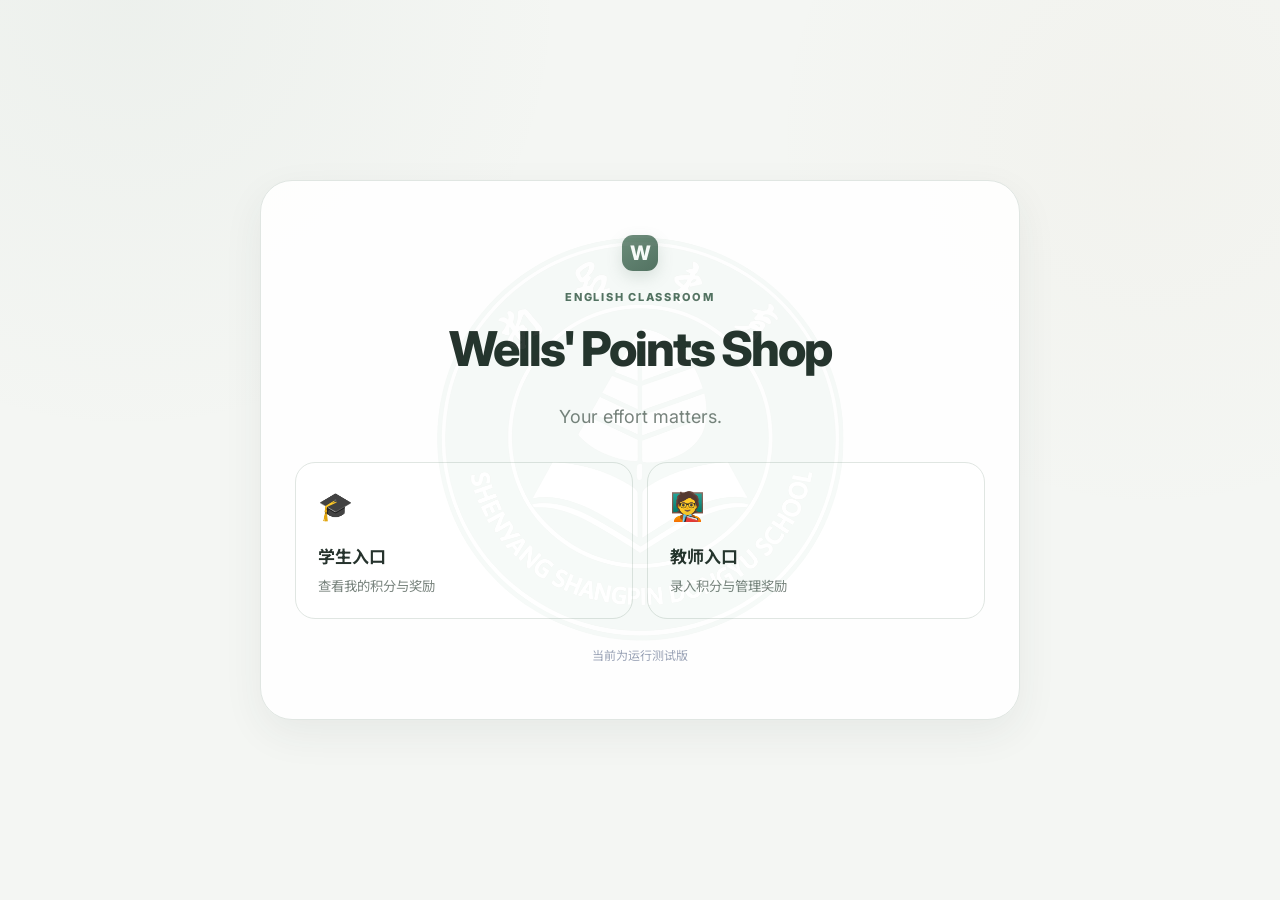
<file: index.html>
<!doctype html>
<html lang="zh-CN">
<head>
  <meta charset="UTF-8">
  <meta name="viewport" content="width=device-width, initial-scale=1.0">
  <title>Wells' Points Shop</title>
  <link rel="stylesheet" href="css/style.css?v=merged-audit-v2">
</head>
<body class="landing">
  <main class="landing-card">
    <div class="brand-mark">W</div>
    <p class="eyebrow">ENGLISH CLASSROOM</p>
    <h1>Wells' Points Shop</h1>
    <p class="subtitle">Your effort matters.</p>
    <div class="entry-grid">
      <a class="entry-card" href="student.html">
        <span class="entry-icon">🎓</span>
        <strong>学生入口</strong>
        <small>查看我的积分与奖励</small>
      </a>
      <a class="entry-card" href="teacher.html">
        <span class="entry-icon">🧑‍🏫</span>
        <strong>教师入口</strong>
        <small>录入积分与管理奖励</small>
      </a>
    </div>
    <p class="demo-note">当前为运行测试版</p>
  </main>
</body>
</html>
</file>
<file: css/style.css>
﻿@import url("https://fonts.googleapis.com/css2?family=Inter:wght@400;500;600;700;800&family=Noto+Sans+SC:wght@400;500;600;700;800&display=swap");
:root{--bg:#f5f7fb;--card:rgba(255,255,255,.9);--text:#172033;--muted:#748096;--line:#e5e9f2;--accent:#5b5ce2;--success:#1f9d70;--shadow:0 18px 50px rgba(30,42,70,.08);--radius:22px}
*{box-sizing:border-box}
body{margin:0;color:var(--text);background:var(--bg);font-family:Inter,"Noto Sans SC",system-ui,sans-serif}
a{color:inherit;text-decoration:none}
button,input,select{font:inherit}
button{cursor:pointer}
.topbar{height:72px;padding:0 5vw;display:flex;align-items:center;justify-content:space-between;background:rgba(255,255,255,.82);backdrop-filter:blur(14px);border-bottom:1px solid var(--line)}
.brand{font-weight:800;letter-spacing:-.02em}
.brand span,.brand-mark{display:inline-grid;place-items:center;width:38px;height:38px;margin-right:8px;border-radius:12px;color:white;background:linear-gradient(135deg,var(--accent),#9697ff)}
.text-link{color:var(--muted);font-size:14px}
.page{width:min(1100px,90vw);margin:42px auto 80px}
.hero{display:flex;align-items:center;justify-content:space-between;gap:30px;margin-bottom:26px}
.hero.compact{margin-bottom:22px}
h1{margin:5px 0 8px;font-size:clamp(30px,5vw,48px);letter-spacing:-.045em}
h2{margin:0;font-size:20px;letter-spacing:-.02em}
.eyebrow{margin:0;color:var(--accent);font-size:12px;font-weight:800;letter-spacing:.14em}
.subtitle{color:var(--muted);font-size:18px}
.muted{color:var(--muted)}
.section{margin-top:38px}
.section-heading,.section-title,.panel-head{display:flex;align-items:center;justify-content:space-between;gap:20px}
.count,.date-pill,.reward-badge{color:var(--accent);background:#eef0ff;padding:7px 11px;border-radius:999px;font-size:12px;font-weight:700}
.points-card,.teacher-stat{min-width:170px;padding:24px 28px;border-radius:24px;background:linear-gradient(145deg,#5b5ce2,#8182f5);color:white;box-shadow:0 18px 40px rgba(91,92,226,.25)}
.points-card span,.points-card small,.teacher-stat span{display:block;opacity:.82;font-size:12px}
.points-card strong{display:block;margin:4px 0;font-size:56px;line-height:1;letter-spacing:-.06em}
.teacher-stat strong{display:block;font-size:28px;margin-top:5px}
.progress-panel,.form-card,.panel,.reward-card,.student-row,.login-card{background:var(--card);border:1px solid rgba(229,233,242,.9);box-shadow:var(--shadow);border-radius:var(--radius)}
.progress-panel{padding:26px}
.progress-track{height:12px;margin-top:20px;border-radius:99px;background:#e9ecf5;overflow:hidden}
.progress-fill{width:0%;height:100%;border-radius:inherit;background:linear-gradient(90deg,var(--accent),#a0a1ff);transition:width .5s ease}
.record-list{margin-top:14px;display:grid;gap:9px}
.record-item{display:grid;grid-template-columns:42px 1fr auto;align-items:center;gap:12px;padding:15px 16px;background:white;border:1px solid var(--line);border-radius:16px}
.record-icon{width:36px;height:36px;display:grid;place-items:center;border-radius:11px;background:#f0f1ff}
.record-main strong{display:block;font-size:14px}
.record-main small{color:var(--muted)}
.record-points{font-weight:800;color:var(--success)}
.reward-grid{display:grid;grid-template-columns:repeat(4,1fr);gap:14px;margin-top:16px}
.reward-card{padding:20px}
.reward-emoji{font-size:30px}
.reward-card h3{margin:12px 0 5px;font-size:16px}
.reward-cost{font-weight:800;color:var(--accent)}
.reward-card small{display:block;margin-top:8px;color:var(--muted);line-height:1.5}
.tabs{display:flex;gap:8px;margin-bottom:16px}
.tab{border:0;background:#e9ecf5;color:var(--muted);padding:10px 16px;border-radius:12px;font-weight:700}
.tab.active{background:var(--accent);color:white}
.panel{display:none;padding:26px}
.panel.active{display:block}
.form-card{margin-top:20px;padding:24px;display:grid;grid-template-columns:repeat(2,1fr);gap:16px}
.form-card label{display:grid;gap:7px;color:#4d5870;font-size:13px;font-weight:700}
.form-card input,.form-card select{width:100%;border:1px solid var(--line);background:white;border-radius:12px;padding:12px 13px;color:var(--text);outline:none}
.form-card input:focus,.form-card select:focus{border-color:var(--accent);box-shadow:0 0 0 3px rgba(91,92,226,.1)}
.primary-btn{border:0;color:white;background:var(--accent);padding:12px 18px;border-radius:12px;font-weight:800;transition:.15s}
.primary-btn:hover{transform:translateY(-1px);opacity:.93}
.primary-btn.small{padding:9px 13px;font-size:13px}
.form-message{grid-column:1/-1;min-height:18px;margin:0;color:var(--success);font-size:13px}
.hidden{display:none !important}
.full{grid-column:1/-1}
.admin-list,.student-admin-list{display:grid;gap:10px;margin-top:18px}
.admin-row,.student-row{padding:16px 18px;display:flex;align-items:center;justify-content:space-between;gap:16px}
.admin-row strong,.student-row strong{display:block}
.admin-row small,.student-row small{color:var(--muted)}
.admin-actions{display:flex;gap:7px}
.ghost-btn{border:1px solid var(--line);background:white;padding:8px 11px;border-radius:10px;font-size:12px;font-weight:700}
.login-card{width:min(520px,100%);margin:10vh auto 0;padding:32px}
.login-card label{display:grid;gap:7px;margin:22px 0 12px;color:#4d5870;font-size:13px;font-weight:700}
.login-card input{width:100%;border:1px solid var(--line);background:white;border-radius:12px;padding:13px;outline:none}
.login-card .primary-btn{width:100%}
.landing{min-height:100vh;display:grid;place-items:center;padding:30px}
.landing-card{width:min(760px,94vw);text-align:center;padding:54px 34px;background:rgba(255,255,255,.9);border:1px solid var(--line);border-radius:32px;box-shadow:var(--shadow)}
.brand-mark{width:64px;height:64px;margin:0 auto 18px;border-radius:19px;font-size:20px;font-weight:800}
.landing-card h1{margin-top:8px}
.entry-grid{display:grid;grid-template-columns:repeat(2,1fr);gap:14px;margin-top:32px}
.entry-card{text-align:left;padding:22px;border:1px solid var(--line);border-radius:20px;background:white;transition:.2s}
.entry-card:hover{transform:translateY(-3px);box-shadow:var(--shadow);border-color:#cfd2ff}
.entry-icon{display:block;font-size:28px;margin-bottom:18px}
.entry-card strong{display:block;font-size:17px}
.entry-card small{display:block;margin-top:6px;color:var(--muted)}
.demo-note{margin:28px 0 0;color:#9aa3b6;font-size:12px}
@media (max-width:760px){
  .page{margin-top:28px}
  .hero{align-items:flex-start;flex-direction:column}
  .points-card,.teacher-stat{width:100%}
  .reward-grid{grid-template-columns:repeat(2,1fr)}
  .form-card{grid-template-columns:1fr}
  .entry-grid{grid-template-columns:1fr}
  .panel{padding:18px}
}
.logout-btn{margin-top:10px;border:1px solid rgba(255,255,255,.35);background:rgba(255,255,255,.12);color:white;padding:7px 10px;border-radius:9px;font-size:11px;font-weight:700}
.student-checklist{max-height:300px;overflow-y:auto;border:1px solid var(--line);border-radius:14px;padding:8px;display:grid;grid-template-columns:repeat(2, 1fr);gap:6px}
.student-check{display:flex;align-items:center;gap:8px;padding:9px;border-radius:9px;cursor:pointer}
.student-check:hover{background:#f6f7fc}
.student-check input{width:17px !important;height:17px}
.student-check small{margin-left:auto;color:var(--muted)}
.selection-actions{display:flex;align-items:center;gap:7px;margin-bottom:8px}
.record-item{display:flex;align-items:center;gap:10px;padding:10px 0;border-bottom:1px solid var(--line)}
.record-main{flex:1}
.record-main small{display:block;color:var(--muted);margin-top:3px}
.undo-btn{border:1px solid #ead2d2;background:#fff7f7;color:#b85c5c;padding:6px 9px;border-radius:8px;cursor:pointer}
.undo-btn:hover{opacity:0.8}
@media (max-width: 760px){
  .student-checklist{grid-template-columns:1fr}
}
.exam-batch-panel{margin-top:16px;padding:16px;border:1px solid var(--line);border-radius:16px;background:#fafbff}
.exam-batch-title{display:flex;align-items:baseline;justify-content:space-between;margin-bottom:14px}
.exam-batch-title span{color:var(--muted);font-size:12px}
.exam-score-list{max-height:420px;overflow-y:auto;display:flex;flex-direction:column;gap:6px;margin-top:12px}
.exam-score-row{display:grid;grid-template-columns:50px
    minmax(80px, 1fr)
    90px
    90px;align-items:center;gap:10px;padding:9px 10px;background:white;border:1px solid var(--line);border-radius:10px}
.exam-score-row input{width:100%}
.exam-result{text-align:center;font-weight:800}
.exam-result.zero{color:var(--muted)}
.exam-result.good{color:#4c9b76}
.exam-summary{display:flex;justify-content:space-between;margin:14px 0;font-weight:700}
@media (max-width: 650px){
  .exam-score-row{grid-template-columns:40px
      1fr
      80px
      70px}
}
.modal{position:fixed;inset:0;z-index:1000;display:flex;align-items:center;justify-content:center;padding:20px;background:rgba(0, 0, 0, 0.45)}
.modal.hidden{display:none}
.modal-card{width:min(520px, 100%);max-height:90vh;overflow-y:auto;background:white;border-radius:20px;box-shadow:0 20px 60px rgba(0, 0, 0, 0.2)}
.modal-header{display:flex;align-items:center;justify-content:space-between;padding:18px 20px;border-bottom:1px solid var(--line)}
.modal-header h3{margin:0}
.modal-body{display:flex;flex-direction:column;gap:14px;padding:20px}
.modal-footer{display:flex;justify-content:flex-end;gap:10px;padding:16px 20px;border-top:1px solid var(--line)}
.class-promotion-card{width:min(680px, 100%);overflow:hidden}
.class-promotion-modal .modal-header{padding:21px 24px;background:linear-gradient(135deg,#f3f8f4,#fbf7ed)}
.class-promotion-modal .modal-header h3{margin-top:4px;color:#3f5047;font-size:20px}
.class-promotion-kicker{color:#9a7542;font-size:10px;font-weight:850;letter-spacing:.12em}
.class-promotion-summary{margin:0;color:#58665f;font-size:14px;line-height:1.7}
.class-promotion-list-head{display:flex;align-items:center;justify-content:space-between;padding-bottom:8px;border-bottom:1px solid var(--line)}
.class-promotion-list-head strong{font-size:13px}
.class-promotion-list-head span{color:var(--muted);font-size:11px;font-weight:700}
.class-promotion-student-list{max-height:min(42vh,360px);overflow-y:auto;display:grid;grid-template-columns:repeat(2,minmax(0,1fr));gap:7px;padding:2px}
.class-promotion-student{min-width:0;display:grid;grid-template-columns:54px minmax(0,1fr);align-items:center;gap:9px;padding:9px 11px;border:1px solid #e6ece8;border-radius:10px;background:#f9fbf9}
.class-promotion-student span{overflow:hidden;color:#8a9690;font-size:11px;text-overflow:ellipsis;white-space:nowrap}
.class-promotion-student strong{overflow:hidden;color:#4b5a52;font-size:12px;text-overflow:ellipsis;white-space:nowrap}
.class-promotion-note{margin:0;padding:11px 13px;border-radius:11px;color:#80673f;background:#fbf6eb;font-size:11px;line-height:1.65}
.class-promotion-message{min-height:18px;margin:0;color:var(--success)}
.class-promotion-message.is-error{color:var(--danger)}
@media (max-width:560px){
  .class-promotion-modal{padding:12px}
  .class-promotion-student-list{grid-template-columns:1fr}
  .class-promotion-modal .modal-footer{display:grid;grid-template-columns:1fr 1.35fr}
}
.field-hint{display:block;margin-top:5px;color:var(--muted);font-size:12px}
.reward-image-preview{display:flex;justify-content:center;padding:10px 0}
.reward-image-preview img{width:150px;height:150px;object-fit:cover;border-radius:16px;border:1px solid var(--line)}
.reward-image-preview.hidden{display:none}
.reward-admin-info{display:flex;align-items:center;gap:12px}
.reward-admin-thumb,
.reward-admin-placeholder{width:64px;height:64px;border-radius:12px;object-fit:cover;flex-shrink:0}
.reward-admin-placeholder{display:flex;align-items:center;justify-content:center;background:#f3f4f8;font-size:28px}
#rewardAdminList .admin-row{display:grid;grid-template-columns:minmax(0, 1fr) 82px auto;align-items:center}
.reward-admin-info,.reward-admin-details{min-width:0}
.reward-admin-details small{display:block;margin-top:5px;overflow-wrap:anywhere;line-height:1.5}
.reward-admin-status{align-self:start;justify-self:start;display:inline-flex;align-items:center;gap:7px;margin-top:4px;padding:5px 9px;border:1px solid transparent;border-radius:999px;font-size:11px;font-weight:800;line-height:1;white-space:nowrap}
.reward-admin-status::before{content:"";width:9px;height:9px;flex:0 0 9px;border-radius:50%}
.reward-admin-status.is-active{color:#277746;background:#edf8f0;border-color:#d5eedc}
.reward-admin-status.is-active::before{background:#22c55e;box-shadow:0 0 0 3px rgba(34,197,94,.14),0 0 9px rgba(34,197,94,.55)}
.reward-admin-status.is-inactive{color:#b13b3b;background:#fff0f0;border-color:#f5d5d5}
.reward-admin-status.is-inactive::before{background:#ef4444;box-shadow:0 0 0 3px rgba(239,68,68,.13),0 0 9px rgba(239,68,68,.5)}
@media (max-width: 560px){
  #rewardAdminList .admin-row{grid-template-columns:minmax(0, 1fr) auto}
  #rewardAdminList .reward-admin-info{grid-column:1 / -1}
  #rewardAdminList .reward-admin-status{grid-column:1;grid-row:2;margin-top:0}
  #rewardAdminList .admin-actions{grid-column:2;grid-row:2;justify-self:end}
}
.student-main{max-width:1100px;margin:0 auto;padding:24px}
.student-profile-card{display:flex;align-items:center;justify-content:space-between;gap:20px;padding:24px;border-radius:20px;background:white;box-shadow:0 8px 30px rgba(0,0,0,.06)}
.student-profile-main{display:flex;align-items:center;gap:16px}
.student-avatar{width:58px;height:58px;display:flex;align-items:center;justify-content:center;border-radius:50%;background:#f1f3f8;font-size:28px}
.student-profile-main h2{margin:0 0 5px}
.student-profile-main p{margin:0;color:var(--muted)}
.student-points-box{min-width:150px;text-align:right}
.student-points-box span,
.student-points-box small{display:block;color:var(--muted)}
.student-points-box strong{display:block;margin:3px 0;font-size:38px}
.next-reward-card,
.home-widget,
.student-section{margin-top:20px;padding:20px;border-radius:18px;background:white;box-shadow:0 8px 30px rgba(0,0,0,.05)}
.section-title-row,
.widget-title{display:flex;align-items:center;justify-content:space-between}
.section-title-row h3,
.widget-title h3{margin:0}
.next-reward-info{display:flex;align-items:center;justify-content:space-between;margin-top:18px}
.next-reward-info strong{font-size:20px}
.next-reward-info p{margin:6px 0 0;color:var(--muted)}
.next-reward-cost{font-weight:700}
.progress-track{height:10px;margin-top:16px;overflow:hidden;border-radius:999px;background:#edf0f5}
.progress-fill{height:100%;border-radius:inherit;background:var(--primary)}
.next-reward-progress-text{margin-top:7px;text-align:right;color:var(--muted);font-size:12px}
.student-home-grid{display:grid;grid-template-columns:repeat(2, minmax(0, 1fr));gap:20px}
.widget-title span{color:var(--muted);font-size:12px}
.leaderboard-row{display:flex;align-items:center;gap:12px;padding:11px 0;border-bottom:1px solid var(--line)}
.leaderboard-row:last-child{border-bottom:0}
.leaderboard-rank{width:30px;text-align:center}
.leaderboard-name{flex:1}
.leaderboard-row strong{min-width:55px;text-align:right}
.exchange-marquee{height:220px;overflow:hidden;position:relative}
.exchange-scroll{animation:exchangeScroll
    18s
    linear
    infinite}
.exchange-row{padding:12px 0;border-bottom:1px solid var(--line);line-height:1.7}
.exchange-row b{font-weight:700}
@keyframes exchangeScroll{
  from{transform:translateY(0)}
  to{transform:translateY(-50%)}
}
.point-record-row,
.redemption-row{display:flex;align-items:center;justify-content:space-between;gap:20px;padding:14px 0;border-bottom:1px solid var(--line)}
.point-record-row:last-child,
.redemption-row:last-child{border-bottom:0}
.point-record-row strong,
.redemption-row strong{display:block}
.point-record-row small,
.redemption-row small{display:block;margin-top:4px;color:var(--muted)}
.point-positive{white-space:nowrap}
.point-negative{color:#bd6262;white-space:nowrap}
.reward-shelf{display:grid;grid-template-columns:repeat(
      auto-fill,
      minmax(190px, 1fr)
    );gap:18px;margin-top:18px}
.reward-card{overflow:hidden;border:1px solid var(--line);border-radius:16px;background:white}
.reward-image-box{aspect-ratio:1 / 1;overflow:hidden;background:#f4f5f8}
.reward-image-box img{width:100%;height:100%;object-fit:cover}
.reward-placeholder{width:100%;height:100%;display:flex;align-items:center;justify-content:center;font-size:50px}
.reward-card-body{padding:14px}
.reward-card-body h4{margin:0}
.reward-card-body p{min-height:36px;margin:7px 0;color:var(--muted);font-size:13px}
.reward-card-bottom{display:flex;align-items:center;justify-content:space-between;gap:8px}
.reward-card-bottom strong{white-space:nowrap}
.reward-card button:disabled{opacity:.5;cursor:not-allowed}
@media (max-width: 700px){
  .student-main{padding:14px}
  .student-profile-card{align-items:flex-start;flex-direction:column}
  .student-points-box{width:100%;text-align:left}
  .student-home-grid{grid-template-columns:1fr}
  .reward-shelf{grid-template-columns:repeat(2, minmax(0, 1fr))}
}
#panel-redemptions .panel-head{display:flex;align-items:center;justify-content:space-between;gap:16px;margin-bottom:20px}
#panel-redemptions .panel-head h2{margin:0 0 6px}
#panel-redemptions .panel-head p{margin:0}
.tab{position:relative}
.tab-badge{display:inline-flex;align-items:center;justify-content:center;min-width:20px;height:20px;padding:0 6px;margin-left:6px;border-radius:999px;font-size:12px;font-weight:700;background:#ef4444;color:#fff;vertical-align:middle}
.tab-badge.hidden{display:none}
#redemptionAdminList{display:flex;flex-direction:column;gap:14px}
.redemption-admin-card{display:flex;align-items:center;justify-content:space-between;gap:24px;padding:18px 20px;border:1px solid var(--border-color, #e5e7eb);border-radius:16px;background:var(--card-bg, #fff);transition:transform 0.18s ease,
    box-shadow 0.18s ease,
    border-color 0.18s ease}
.redemption-admin-card:hover{transform:translateY(-1px);box-shadow:0 8px 24px rgba(0, 0, 0, 0.06);border-color:rgba(99, 102, 241, 0.3)}
.redemption-admin-main{flex:1;min-width:0;display:flex;align-items:center;gap:22px}
.redemption-student{width:150px;display:flex;flex-direction:column;gap:5px;flex-shrink:0}
.redemption-student strong{font-size:15px;line-height:1.4}
.redemption-student small{color:var(--muted-color, #6b7280);font-size:13px}
.redemption-reward{min-width:240px;display:flex;align-items:center;gap:12px}
.redemption-reward > div:last-child{display:flex;flex-direction:column;gap:5px}
.redemption-reward strong{font-size:15px}
.redemption-reward small{color:var(--muted-color, #6b7280);font-size:13px}
.redemption-reward small b{color:#f59e0b;font-weight:700}
.redemption-thumb{width:56px;height:56px;flex-shrink:0;object-fit:cover;border-radius:12px;border:1px solid var(--border-color, #e5e7eb);background:#f8fafc}
.redemption-thumb.placeholder{display:flex;align-items:center;justify-content:center;font-size:25px}
.redemption-time{color:var(--muted-color, #6b7280);font-size:12px;white-space:nowrap}
.redemption-admin-card .admin-actions{display:flex;align-items:center;gap:8px;flex-shrink:0}
.redemption-admin-card .danger-btn{color:#dc2626;border-color:rgba(220, 38, 38, 0.25);background:rgba(220, 38, 38, 0.04)}
.redemption-admin-card .danger-btn:hover{color:#b91c1c;background:rgba(220, 38, 38, 0.08);border-color:rgba(220, 38, 38, 0.4)}
#redemptionAdminList .empty-state{padding:50px 20px;text-align:center;border:1px dashed var(--border-color, #d1d5db);border-radius:16px;background:rgba(248, 250, 252, 0.7)}
#redemptionAdminList .empty-state strong{display:block;margin-bottom:8px;font-size:16px}
#redemptionAdminList .empty-state p{margin:0;font-size:13px}
@media (max-width: 900px){
  .redemption-admin-card{align-items:flex-start;flex-direction:column}
  .redemption-admin-main{width:100%;flex-wrap:wrap}
  .redemption-admin-card .admin-actions{width:100%;justify-content:flex-end}
}
@media (max-width: 620px){
  #panel-redemptions .panel-head{align-items:flex-start;flex-direction:column}
  .redemption-admin-main{display:grid;grid-template-columns:1fr;gap:14px}
  .redemption-student{width:auto}
  .redemption-reward{min-width:0}
  .redemption-time{white-space:normal}
  .redemption-admin-card .admin-actions{justify-content:stretch}
  .redemption-admin-card .admin-actions button{flex:1}
}
body.modal-open{overflow:hidden}
.redeem-modal{position:fixed;inset:0;z-index:9999;display:flex;align-items:center;justify-content:center;padding:20px}
.redeem-modal.hidden{display:none}
.redeem-modal-backdrop{position:absolute;inset:0;background:rgba(15, 23, 42, 0.58);backdrop-filter:blur(5px);animation:redeemFadeIn 0.18s ease}
.redeem-modal-card{position:relative;z-index:1;width:min(
    460px,
    100%
  );max-height:calc(100vh - 40px);overflow-y:auto;background:#fff;border-radius:22px;box-shadow:0 24px 70px
    rgba(15, 23, 42, 0.25);animation:redeemModalIn 0.2s ease}
.redeem-modal-close{position:absolute;top:12px;right:12px;z-index:2;width:34px;height:34px;border:none;border-radius:50%;background:rgba(15, 23, 42, 0.07);color:#475569;font-size:24px;line-height:1;cursor:pointer}
.redeem-modal-close:hover{background:rgba(15, 23, 42, 0.12)}
.redeem-modal-image-box{width:100%;height:190px;display:flex;align-items:center;justify-content:center;overflow:hidden;background:#f8fafc;border-radius:22px 22px 0 0}
.redeem-modal-image-box img{width:100%;height:100%;object-fit:contain;padding:18px}
.redeem-modal-placeholder{font-size:70px}
.redeem-modal-placeholder.hidden{display:none}
.redeem-modal-content{padding:24px}
.redeem-modal-label{margin:0 0 5px;font-size:12px;font-weight:700;letter-spacing:0.08em;color:#64748b;text-transform:uppercase}
.redeem-modal-content h3{margin:0;font-size:23px;line-height:1.35}
.redeem-modal-description{margin:7px 0 20px;color:#64748b;font-size:14px;line-height:1.6}
.redeem-points-summary{display:grid;grid-template-columns:1fr
    auto
    1fr
    auto
    1fr;align-items:center;gap:7px;padding:15px;border-radius:16px;background:#f8fafc}
.redeem-points-item{min-width:0;text-align:center}
.redeem-points-item span{display:block;margin-bottom:4px;color:#64748b;font-size:11px}
.redeem-points-item strong{font-size:21px}
.redeem-points-item.cost strong{color:#f59e0b}
.redeem-points-item.remaining strong{color:#16a34a}
.redeem-points-arrow{color:#94a3b8;font-size:18px;font-weight:700}
.redeem-warning{display:flex;align-items:flex-start;gap:9px;margin-top:14px;padding:12px 14px;border-radius:12px;background:#fffbeb;color:#92400e;font-size:12px;line-height:1.6}
.redeem-warning span{flex-shrink:0}
.redeem-warning p{margin:0}
.redeem-modal-message{min-height:20px;margin:10px 0 0;color:#dc2626;font-size:13px;text-align:center}
.redeem-modal-actions{display:grid;grid-template-columns:1fr 1.4fr;gap:10px;margin-top:16px}
.redeem-modal-actions button{min-height:44px}
.redeem-modal-actions button:disabled{cursor:not-allowed;opacity:0.55}
@keyframes redeemFadeIn{
  from{opacity:0}
  to{opacity:1}
}
@keyframes redeemModalIn{
  from{opacity:0;transform:translateY(12px)
      scale(0.97)}
  to{opacity:1;transform:translateY(0)
      scale(1)}
}
@media (max-width: 520px){
  .redeem-modal{padding:12px}
  .redeem-modal-card{border-radius:18px}
  .redeem-modal-image-box{height:155px;border-radius:18px 18px 0 0}
  .redeem-modal-content{padding:20px}
  .redeem-points-summary{padding:12px 8px;gap:3px}
  .redeem-points-item strong{font-size:18px}
  .redeem-points-arrow{font-size:15px}
}
:root{--bg:#f4f6f3;--card:rgba(255, 255, 255, 0.94);--card-solid:#ffffff;--text:#26332d;--muted:#78837d;--line:#e0e6e2;--line-dark:#d3dcd6;--accent:#6f8e7d;--accent-dark:#567363;--accent-light:#e7efe9;--accent-soft:#f0f5f1;--gold:#b58a56;--gold-light:#f4ecdf;--success:#668b76;--danger:#b96f6f;--danger-light:#f8eaea;--shadow:0 14px 40px rgba(46, 63, 53, 0.065);--shadow-hover:0 20px 50px rgba(46, 63, 53, 0.10);--radius:18px;--radius-small:11px;--radius-large:24px}
html{scroll-behavior:smooth}
body{color:var(--text);background:radial-gradient(
      circle at 10% 0%,
      rgba(111, 142, 125, 0.055),
      transparent 30%
    ),
    radial-gradient(
      circle at 90% 15%,
      rgba(181, 138, 86, 0.035),
      transparent 28%
    ),
    var(--bg);font-family:Inter,
    "Noto Sans SC",
    system-ui,
    -apple-system,
    BlinkMacSystemFont,
    "Segoe UI",
    sans-serif;line-height:1.5}
.topbar,
.page,
.student-main,
#loginPanel,
#appPanel,
.landing,
footer{position:relative;z-index:1}
.topbar{height:68px;padding:0 clamp(20px, 5vw, 72px);background:rgba(255, 255, 255, 0.78);border-bottom:1px solid rgba(224, 230, 226, 0.8);backdrop-filter:blur(18px);-webkit-backdrop-filter:blur(18px)}
.brand{display:inline-flex;align-items:center;gap:9px;font-weight:800;letter-spacing:-0.025em}
.brand span,
.brand-mark{width:36px;height:36px;margin-right:0;display:inline-grid;place-items:center;border-radius:11px;color:white;background:linear-gradient(
      145deg,
      var(--accent),
      var(--accent-dark)
    );box-shadow:0 6px 16px
    rgba(86, 115, 99, 0.18)}
.text-link{color:var(--muted);font-size:13px;transition:color .18s ease}
.text-link:hover{color:var(--accent-dark)}
.page,
.student-main{width:min(1120px, 90vw);margin-left:auto;margin-right:auto}
.page{margin-top:42px;margin-bottom:80px}
h1{font-weight:800;letter-spacing:-0.045em}
h2{font-weight:750;letter-spacing:-0.025em}
h3{font-weight:700}
.eyebrow{color:var(--accent-dark);font-size:11px;font-weight:800;letter-spacing:.16em}
.hero{gap:30px}
.hero.compact{margin-bottom:24px}
.teacher-stat{min-width:190px;padding:18px 22px;border-radius:18px;color:white;background:linear-gradient(
      145deg,
      #708d7c,
      #5d7c6b
    );box-shadow:0 14px 30px
    rgba(86, 115, 99, 0.18)}
.teacher-stat span{opacity:.72}
.teacher-stat strong{margin-top:3px}
.points-card,
.student-points-box{background:linear-gradient(
      145deg,
      #718f80,
      #597566
    );box-shadow:0 18px 40px
    rgba(86, 115, 99, 0.18)}
.points-card strong{font-size:54px}
.tabs{display:flex;gap:6px;padding:5px;margin-bottom:18px;width:fit-content;border-radius:14px;background:rgba(224, 230, 226, 0.65)}
.tab{min-height:38px;padding:8px 17px;border:0;border-radius:10px;background:transparent;color:var(--muted);font-size:13px;font-weight:700;transition:background .18s ease,
    color .18s ease,
    box-shadow .18s ease}
.tab:hover{color:var(--text)}
.tab.active{color:var(--text);background:white;box-shadow:0 3px 12px
    rgba(46, 63, 53, 0.07)}
.panel,
.form-card,
.progress-panel,
.login-card,
.reward-card,
.student-row{border:1px solid rgba(224, 230, 226, 0.95);background:var(--card);box-shadow:var(--shadow);border-radius:var(--radius)}
.panel{padding:28px}
.panel-head{margin-bottom:20px}
.panel-head h2{margin-bottom:5px}
.panel-head .muted{margin:0;font-size:13px}
.form-card{padding:24px;gap:18px}
.form-card label,
.login-card label{color:#5d6963;font-size:12px;font-weight:700}
.form-card input,
.form-card select,
.login-card input{min-height:43px;padding:10px 13px;border:1px solid var(--line);border-radius:11px;background:rgba(255, 255, 255, 0.9);color:var(--text);transition:border .18s ease,
    box-shadow .18s ease,
    background .18s ease}
.form-card input:hover,
.form-card select:hover,
.login-card input:hover{border-color:var(--line-dark)}
.form-card input:focus,
.form-card select:focus,
.login-card input:focus{border-color:var(--accent);background:white;box-shadow:0 0 0 3px
    rgba(111, 142, 125, 0.11)}
.primary-btn{min-height:40px;padding:9px 17px;border:0;border-radius:11px;background:linear-gradient(
      145deg,
      var(--accent),
      var(--accent-dark)
    );color:white;font-size:13px;font-weight:750;box-shadow:0 6px 16px
    rgba(86, 115, 99, 0.14);transition:transform .16s ease,
    box-shadow .16s ease,
    filter .16s ease}
.primary-btn:hover{transform:translateY(-1px);filter:brightness(1.03);box-shadow:0 9px 20px
    rgba(86, 115, 99, 0.18)}
.primary-btn:active{transform:translateY(0)}
.primary-btn.small{min-height:34px;padding:7px 12px;font-size:12px}
.ghost-btn{min-height:34px;padding:7px 12px;border:1px solid var(--line);border-radius:10px;background:rgba(255, 255, 255, 0.88);color:#59655f;font-size:12px;font-weight:700;transition:background .16s ease,
    border-color .16s ease,
    color .16s ease,
    transform .16s ease}
.ghost-btn:hover{color:var(--accent-dark);border-color:#cbd8d0;background:var(--accent-soft);transform:translateY(-1px)}
.logout-btn{min-height:32px;margin-top:10px;padding:6px 11px;border:1px solid rgba(255,255,255,.28);border-radius:9px;background:rgba(255,255,255,.10);color:rgba(255,255,255,.92)}
.selection-actions{min-height:42px;display:flex;align-items:center;gap:8px;padding:9px 11px;border-radius:12px;background:#f5f7f5}
.selection-actions strong{margin-right:auto}
.admin-list,
.student-admin-list{gap:10px}
.admin-row,
.student-row{min-height:68px;padding:14px 17px;transition:transform .16s ease,
    box-shadow .16s ease,
    border-color .16s ease}
.admin-row:hover,
.student-row:hover{transform:translateY(-1px);border-color:#d2ddd6;box-shadow:0 10px 25px
    rgba(46,63,53,.055)}
.admin-actions{align-items:center;gap:6px}
.record-item{min-height:62px;padding:12px 15px;border:1px solid var(--line);border-radius:13px;background:rgba(255,255,255,.78)}
.record-icon{background:var(--accent-light)}
.record-points{color:var(--accent-dark)}
.login-card{padding:34px}
.login-card .primary-btn{min-height:43px;margin-top:8px}
.date-pill,
.count,
.reward-badge{color:var(--accent-dark);background:var(--accent-light);border:1px solid
    rgba(111,142,125,.10)}
.next-reward-card{padding:23px 25px;border:1px solid var(--line);border-radius:18px;background:rgba(255,255,255,.88);box-shadow:var(--shadow)}
.progress-track{height:9px;margin-top:17px;background:#e7ece8}
.progress-fill{background:linear-gradient(
      90deg,
      #708e7d,
      #a1b7aa
    )}
.student-home-grid{gap:16px}
.home-widget{padding:21px;border:1px solid var(--line);border-radius:18px;background:rgba(255,255,255,.88);box-shadow:var(--shadow)}
.widget-title{padding-bottom:13px;margin-bottom:10px;border-bottom:1px solid #edf0ee}
.widget-title span{color:var(--accent-dark);background:var(--accent-light);border-radius:999px;padding:4px 9px;font-size:10px;font-weight:800}
.leaderboard-row{min-height:46px;padding:7px 4px;border-bottom:1px solid #edf0ee}
.leaderboard-rank{width:28px}
.leaderboard-name{color:#66736c}
.leaderboard-row strong{color:var(--accent-dark)}
.reward-grid{gap:16px}
.reward-card{padding:17px;overflow:hidden;transition:transform .18s ease,
    box-shadow .18s ease,
    border-color .18s ease}
.reward-card:hover{transform:translateY(-3px);box-shadow:var(--shadow-hover);border-color:#d0dcd4}
.reward-card h3{margin:11px 0 4px}
.reward-cost{color:var(--accent-dark)}
.reward-card-bottom{margin-top:14px;padding-top:13px;border-top:1px solid #edf0ee}
.redemption-row{min-height:62px;padding:13px 15px;display:flex;align-items:center;justify-content:space-between;gap:15px;border-bottom:1px solid #edf0ee}
.redemption-row:last-child{border-bottom:0}
.redemption-admin-card{border:1px solid var(--line);background:rgba(255,255,255,.9);border-radius:16px;box-shadow:0 8px 25px
    rgba(46,63,53,.045)}
.redemption-admin-card:hover{border-color:#ccd9d1}
.redemption-reward strong{color:var(--text)}
.redemption-reward small{color:var(--muted)}
.redemption-reward small b{color:var(--gold)}
.danger-btn{color:var(--danger) !important;border-color:#ead2d2 !important;background:var(--danger-light) !important}
.danger-btn:hover{border-color:#ddbaba !important;background:#f5e1e1 !important}
.exam-batch-panel{padding:18px;border:1px solid #dfe8e2;border-radius:15px;background:#f5f8f6}
.exam-batch-title{display:flex;align-items:center;justify-content:space-between;gap:12px;margin-bottom:14px}
.exam-batch-title span{color:var(--muted);font-size:11px}
.exam-score-row{min-height:48px;display:grid;grid-template-columns:55px
    1fr
    100px
    70px;align-items:center;gap:10px;padding:6px 10px;border-bottom:1px solid #e5ebe7}
.exam-score-row:last-child{border-bottom:0}
.exam-score-input{min-height:36px !important}
.exam-result.good{color:var(--accent-dark);font-weight:800}
.exam-result.zero{color:#a1aaa5}
body::before{content:"";position:fixed;left:50%;top:50%;width:min(520px, 62vw);aspect-ratio:1 / 1;transform:translate(-50%, -50%);background-image:url("../assets/school-logo.png");background-repeat:no-repeat;background-position:center;background-size:contain;opacity:.035;pointer-events:none;z-index:0}
.site-footer{position:relative;z-index:1;width:min(1120px, 90vw);margin:45px auto 28px;padding-top:18px;border-top:1px solid rgba(224,230,226,.8);text-align:center;color:#9aa49f;font-size:11px;line-height:1.8}
.site-footer strong{color:#7b8982;font-weight:700}
.empty-state{padding:40px 20px;text-align:center;color:var(--muted);border:1px dashed var(--line-dark);border-radius:16px;background:rgba(248,250,248,.7)}
button:disabled{cursor:not-allowed;opacity:.48;transform:none !important;box-shadow:none !important}
@media (max-width: 760px){
  .page,
  .student-main{width:calc(100vw - 28px)}
  .topbar{height:62px;padding:0 15px}
  .brand{font-size:14px}
  .brand span{width:32px;height:32px}
  .hero{gap:15px}
  .teacher-stat{width:100%}
  .tabs{width:100%;overflow-x:auto}
  .tab{flex:1 0 auto}
  .panel{padding:18px}
  .form-card{padding:18px}
  .reward-grid{grid-template-columns:repeat(2, 1fr)}
  .student-home-grid{grid-template-columns:1fr}
  .redemption-admin-main{flex-wrap:wrap}
  .exam-score-row{grid-template-columns:45px
      1fr
      80px
      55px;gap:6px}
}
@media (max-width: 480px){
  .reward-grid{grid-template-columns:1fr 1fr;gap:10px}
  .reward-card{padding:13px}
  .reward-card h3{font-size:14px}
  .primary-btn.small{padding:7px 9px;font-size:11px}
  .student-points-box strong{font-size:42px}
  .redeem-points-summary{grid-template-columns:1fr
      auto
      1fr
      auto
      1fr}
}
#studentChecklist{display:grid;grid-template-columns:repeat(2, minmax(0, 1fr));gap:8px;width:100%;max-height:360px;overflow-y:auto;padding:10px;border:1px solid var(--line);border-radius:14px;background:#f7f9f7}
.student-check{min-width:0;min-height:42px;display:grid;grid-template-columns:20px
    minmax(0, 1fr)
    auto;align-items:center;gap:8px;padding:8px 10px;border:1px solid #e2e8e4;border-radius:10px;background:rgba(255,255,255,.92);cursor:pointer;transition:background .15s ease,
    border-color .15s ease,
    box-shadow .15s ease}
.student-check:hover{border-color:#cbd9d1;background:#ffffff}
.student-check > span{min-width:0;overflow:hidden;text-overflow:ellipsis;white-space:nowrap;color:#46544d;font-size:13px;font-weight:600}
.student-check > small{color:#8a958f;font-size:10px;white-space:nowrap}
.student-check input[type="checkbox"]{width:16px;height:16px;margin:0;accent-color:var(--accent)}
.student-check:has(
  input[type="checkbox"]:checked
){border-color:#a9c0b2;background:#edf4ef;box-shadow:0 2px 8px
    rgba(86,115,99,.06)}
.student-check:has(
  input[type="checkbox"]:checked
) > span{color:var(--accent-dark)}
#studentChecklist::-webkit-scrollbar{width:7px}
#studentChecklist::-webkit-scrollbar-track{background:transparent}
#studentChecklist::-webkit-scrollbar-thumb{background:#cfd9d3;border-radius:999px}
#studentChecklist::-webkit-scrollbar-thumb:hover{background:#b9c8bf}
.selection-actions{min-height:44px;padding:7px 10px;margin-bottom:8px;border:1px solid var(--line);border-radius:12px;background:#f8faf8}
.selection-actions strong{color:#3e4c45;font-size:13px}
#selectedCount{color:var(--accent-dark);font-size:11px;font-weight:700;white-space:nowrap}
.selection-actions .ghost-btn{min-height:30px;padding:5px 11px;font-size:11px}
#panel-points .form-card{display:grid;grid-template-columns:1fr 1fr;column-gap:22px;row-gap:17px;align-items:start}
#panel-points .form-card #studentArea{grid-column:1 / -1}
#panel-points .form-card > label{min-width:0}
#panel-points .form-card input,
#panel-points .form-card select{width:100%;box-sizing:border-box}
#customPointsField .field-hint{display:block;color:var(--muted);font-size:11px;font-weight:500;line-height:1.5}
#panel-points .form-card
label.full{grid-column:1 / -1}
#savePoint{min-height:44px;grid-column:1 / -1}
#examBatchPanel{grid-column:1 / -1;width:100%;box-sizing:border-box}
#examScoreList{max-height:410px;overflow-y:auto;padding:4px 3px}
.exam-score-row{min-height:46px;padding:5px 8px;border-radius:9px}
.exam-score-row:hover{background:rgba(231,239,233,.55)}
#savePoint,
#saveExamBatch{width:100%;min-height:43px;margin-top:2px}
#todayRecords{max-height:420px;overflow-y:auto}
@media (min-width: 1180px){
  #studentChecklist{grid-template-columns:repeat(3, minmax(0, 1fr))}
}
@media (max-width: 760px){
  #panel-points .form-card{grid-template-columns:1fr}
  #panel-points .form-card > label,
  #panel-points .form-card label.full{grid-column:1 / -1}
  #studentChecklist{grid-template-columns:1fr;max-height:420px}
  .student-check{min-height:44px}
}
.student-points-box{color:rgba(255,255,255,.92)}
.student-points-box span{color:rgba(255,255,255,.76)}
.student-points-box strong{display:block;margin:2px 0;color:#ffffff !important;font-size:clamp(42px, 5vw, 58px);font-weight:850;line-height:1;letter-spacing:-0.045em;text-shadow:0 2px 12px
    rgba(0,0,0,.12)}
.student-points-box small{color:rgba(255,255,255,.70)}
.student-points-box{min-width:210px;min-height:150px;box-sizing:border-box;padding:22px 26px;display:flex;flex-direction:column;justify-content:center;align-items:flex-start;border-radius:20px;color:white;background:linear-gradient(
      145deg,
      #718f80,
      #597566
    );box-shadow:0 16px 34px
    rgba(86, 115, 99, 0.18)}
.student-points-box span{color:rgba(255,255,255,.76);font-size:12px;font-weight:700;letter-spacing:.03em}
.student-points-box strong{display:block;width:100%;margin:7px 0 6px;color:#ffffff !important;font-size:clamp(44px, 5vw, 58px);line-height:.95;font-weight:850;letter-spacing:-.045em;text-align:right}
.student-points-box small{color:rgba(255,255,255,.68);font-size:10px}
.daily-points-stat{width:100%;display:grid;grid-template-columns:minmax(0,1fr) auto auto;align-items:baseline;gap:5px;margin-top:12px;padding-top:10px;border-top:1px solid rgba(255,255,255,.18)}
.daily-points-stat span{font-size:10px;font-weight:650;letter-spacing:0}
.daily-points-stat strong{display:inline;width:auto;margin:0;color:#fff !important;font-size:18px;line-height:1;font-weight:800;letter-spacing:-.02em;text-align:right;text-shadow:none}
.daily-points-stat small{font-size:9px;white-space:nowrap}
@media (max-width: 600px){
  .student-points-box{min-width:0;width:100%;min-height:135px;padding:20px 22px}
}
#loginPanel{position:fixed;left:0;right:0;top:64px;bottom:0;width:auto;min-height:0;box-sizing:border-box;display:flex;flex-direction:column;align-items:center;justify-content:center;padding:40px 20px 60px;z-index:10}
#loginPanel::before{content:"";position:absolute;width:min(500px, 82vw);height:min(500px, 82vw);left:50%;top:50%;transform:translate(-50%, -50%);border-radius:50%;background:radial-gradient(
      circle,
      rgba(92, 132, 108, .075) 0%,
      rgba(92, 132, 108, .025) 42%,
      transparent 70%
    );pointer-events:none}
#loginForm{position:relative;z-index:2;width:min(390px, 90vw);box-sizing:border-box;padding:38px 38px 34px;display:flex;flex-direction:column;gap:14px;border:1px solid rgba(224,230,226,.95);border-radius:24px;background:rgba(255,255,255,.93);box-shadow:0 24px 65px
    rgba(46,63,53,.10);backdrop-filter:blur(16px);-webkit-backdrop-filter:blur(16px)}
#loginForm::before{content:"W";width:48px;height:48px;margin:0 auto 4px;display:grid;place-items:center;border-radius:15px;color:#fff;background:linear-gradient(
      145deg,
      #718f80,
      #567363
    );font-size:20px;font-weight:850;box-shadow:0 8px 20px
    rgba(86,115,99,.18)}
#loginForm::after{content:"学生积分管理系统";margin:-4px 0 8px;color:#7d8983;font-size:12px;font-weight:600;text-align:center}
#loginForm input{width:100%;min-height:46px;box-sizing:border-box;padding:11px 14px;border:1px solid var(--line);border-radius:12px;outline:none;background:#f8faf8;color:var(--text);text-align:center;font-size:15px;letter-spacing:.08em;transition:border-color .18s ease,
    background .18s ease,
    box-shadow .18s ease}
#loginForm input:focus{background:#fff;border-color:var(--accent);box-shadow:0 0 0 4px
    rgba(111,142,125,.10)}
#loginForm input::placeholder{color:#a0aaa5;letter-spacing:0}
#loginForm button{width:100%;min-height:46px;margin-top:2px;border:0;border-radius:12px;color:#fff;background:linear-gradient(
      145deg,
      #6f8e7d,
      #567363
    );font-size:13px;font-weight:750;cursor:pointer;box-shadow:0 8px 18px
    rgba(86,115,99,.16);transition:transform .16s ease,
    box-shadow .16s ease}
#loginForm button:hover{transform:translateY(-1px);box-shadow:0 11px 24px
    rgba(86,115,99,.21)}
#loginMessage{position:relative;z-index:2;width:min(390px, 90vw);margin:12px 0 0;color:#87928c;font-size:12px;text-align:center}
@media (max-width: 600px){
  #loginPanel{top:58px;padding:25px 15px 45px}
  #loginForm{width:min(390px, 94vw);padding:30px 24px 27px;border-radius:21px}
}
.student-profile-card{position:relative;display:grid;grid-template-columns:minmax(0, 1fr)
    auto;align-items:stretch;gap:24px;min-height:190px;padding:22px;box-sizing:border-box;overflow:hidden;border:1px solid rgba(215,225,218,.95);border-radius:24px;background:rgba(255,255,255,.90);box-shadow:0 14px 38px
    rgba(55,72,62,.07)}
.student-profile-main{position:relative;z-index:1;display:flex;align-items:center;gap:18px;min-width:0;padding:12px 10px 12px 8px}
.student-avatar{flex:0 0 68px;width:68px;height:68px;display:grid;place-items:center;border-radius:20px;background:linear-gradient(
      145deg,
      #edf3ef,
      #dce8e0
    );border:1px solid #d2ded6;font-size:31px;box-shadow:0 8px 20px
    rgba(80,105,90,.08)}
.student-profile-main h2{margin:0 0 7px;color:#34443b;font-size:clamp(22px, 3vw, 29px);font-weight:800;letter-spacing:-.025em}
.student-profile-main p{margin:0;color:#87938d;font-size:12px;font-weight:600}
.student-profile-card::before{content:"";position:absolute;left:0;top:22px;bottom:22px;width:4px;border-radius:0 4px 4px 0;background:linear-gradient(
      to bottom,
      #789685,
      #b7cbbb
    )}
.student-profile-card .student-points-box{position:relative;z-index:1;min-width:210px;align-self:stretch;min-height:0}
.student-profile-card .student-points-box{box-shadow:0 12px 28px
    rgba(76,104,87,.15)}
@media (max-width: 680px){
  .student-profile-card{grid-template-columns:1fr;gap:12px;padding:16px;min-height:0}
  .student-profile-main{padding:12px 8px 8px}
  .student-avatar{flex-basis:56px;width:56px;height:56px;border-radius:17px;font-size:26px}
  .student-profile-main h2{font-size:22px}
  .student-profile-card .student-points-box{width:100%;min-width:0}
}
.next-reward-card{position:relative;overflow:hidden;padding:22px 24px 24px;border:1px solid rgba(215,225,218,.95);border-radius:22px;background:linear-gradient(
      135deg,
      rgba(255,255,255,.96),
      rgba(245,249,246,.92)
    );box-shadow:0 12px 32px
    rgba(55,72,62,.055)}
.next-reward-card::before{content:"";position:absolute;width:150px;height:150px;top:-85px;right:-55px;border-radius:50%;background:rgba(105,145,119,.07)}
.next-reward-card .section-title-row{position:relative;z-index:1;margin-bottom:18px}
.next-reward-card .section-title-row h3{margin:0;color:#425249;font-size:14px;font-weight:750}
#nextRewardContent{position:relative;z-index:1}
.next-reward-info{display:flex;align-items:flex-start;justify-content:space-between;gap:20px}
.next-reward-info strong{display:block;margin-bottom:7px;color:#35453c;font-size:18px;font-weight:800}
.next-reward-info p{margin:0;color:#87928c;font-size:12px}
.next-reward-info p b{color:#a2763b;font-size:18px;font-weight:850;margin:0 2px}
.next-reward-cost{flex:0 0 auto;padding:7px 11px;border-radius:10px;color:#7b6037;background:#f4ead8;border:1px solid #eadcc3;font-size:11px;font-weight:750}
.progress-track{position:relative;width:100%;height:10px;margin-top:20px;overflow:hidden;border-radius:999px;background:#e5ebe7;box-shadow:inset 0 1px 2px
    rgba(55,72,62,.06)}
.progress-fill{height:100%;min-width:0;border-radius:inherit;background:linear-gradient(
      90deg,
      #789685,
      #9bb49f
    );box-shadow:0 2px 8px
    rgba(89,121,101,.18);transition:width .6s ease}
.next-reward-progress-text{margin-top:9px;color:#9aa49f;font-size:10px;text-align:right}
.next-reward-complete{padding:17px 18px;border-radius:15px;background:#eef5ef;border:1px solid #d9e7dc}
.next-reward-complete strong{color:#557662;font-size:16px}
.next-reward-complete p{margin:7px 0;color:#718078;font-size:12px}
.next-reward-complete small{color:#8b9991;font-size:10px}
@media (max-width: 600px){
  .next-reward-card{padding:19px 18px 20px}
  .next-reward-info{gap:12px}
  .next-reward-info strong{font-size:16px}
  .next-reward-info p{font-size:11px}
  .next-reward-cost{font-size:10px}
}
.student-home-grid{display:grid;grid-template-columns:repeat(2, minmax(0, 1fr));gap:18px;width:100%}
.home-widget{position:relative;min-width:0;box-sizing:border-box;padding:20px;overflow:hidden;border:1px solid rgba(215,225,218,.95);border-radius:22px;background:rgba(255,255,255,.91);box-shadow:0 12px 32px
    rgba(55,72,62,.055)}
.home-widget .widget-title{display:flex;align-items:center;justify-content:space-between;gap:12px;margin-bottom:15px;padding-bottom:13px;border-bottom:1px solid #edf1ee}
.home-widget .widget-title h3{margin:0;color:#425249;font-size:14px;font-weight:780}
.home-widget .widget-title > span{flex:0 0 auto;padding:4px 8px;border-radius:7px;color:#708078;background:#f1f5f2;font-size:9px;font-weight:800;letter-spacing:.06em}
#leaderboardList{display:flex;flex-direction:column;gap:5px}
.leaderboard-row{min-height:43px;box-sizing:border-box;display:grid;grid-template-columns:34px
    minmax(0,1fr)
    auto;align-items:center;gap:9px;padding:5px 9px;border-radius:11px;background:#f8faf8;transition:background .15s ease,
    transform .15s ease}
.leaderboard-row:hover{background:#f1f5f2;transform:translateX(2px)}
.leaderboard-rank{width:28px;text-align:center;font-size:15px;line-height:1}
.leaderboard-row:nth-child(n/**/+4)
.leaderboard-rank{color:#98a39d;font-size:11px;font-weight:800}
.leaderboard-name{min-width:0;overflow:hidden;text-overflow:ellipsis;white-space:nowrap;color:#65736c;font-size:12px;font-weight:650}
.leaderboard-row > strong{min-width:46px;padding:5px 8px;box-sizing:border-box;border-radius:8px;color:#5c7665;background:#eaf2ec;font-size:12px;font-weight:850;text-align:center}
.leaderboard-row:first-child{background:linear-gradient(
      90deg,
      #f7f3e8,
      #faf9f4
    )}
.leaderboard-row:first-child > strong{color:#856d3e;background:#f1e8d4}
.leaderboard-row:nth-child(2){background:#f5f7f6}
.leaderboard-row:nth-child(3){background:#f7f8f7}
#exchangeHistory{position:relative;height:250px;overflow:hidden}
#exchangeHistory::before,
#exchangeHistory::after{content:"";position:absolute;left:0;right:0;height:22px;z-index:2;pointer-events:none}
#exchangeHistory::before{top:0;background:linear-gradient(
      to bottom,
      rgba(255,255,255,.96),
      rgba(255,255,255,0)
    )}
#exchangeHistory::after{bottom:0;background:linear-gradient(
      to top,
      rgba(255,255,255,.96),
      rgba(255,255,255,0)
    )}
.exchange-scroll{display:flex;flex-direction:column;gap:7px;height:100%;overflow-y:auto;padding:3px 3px 10px;scrollbar-width:thin;scrollbar-color:#d2ddd6
    transparent}
.exchange-row{flex:0 0 auto;min-height:54px;box-sizing:border-box;display:grid;grid-template-columns:auto
    auto
    minmax(0,1fr);align-items:center;gap:7px;padding:8px 10px;border:1px solid #edf1ee;border-radius:11px;background:#f9faf9}
.exchange-row > span:first-child{color:#52645a;font-size:11px;font-weight:800;white-space:nowrap}
.exchange-row > span:nth-child(2){color:#929b96;font-size:10px;white-space:nowrap}
.exchange-row > span:nth-child(2) b{color:#9a7542;font-size:11px;font-weight:850}
.exchange-row > span:nth-child(3){min-width:0;overflow:hidden;text-overflow:ellipsis;white-space:nowrap;color:#929b96;font-size:10px}
.exchange-row > span:nth-child(3) b{color:#5f7568;font-weight:750}
.home-widget .muted{margin:25px 0;color:#a2aaa5;font-size:11px;text-align:center}
@media (max-width: 760px){
  .student-home-grid{grid-template-columns:1fr}
  #exchangeHistory{height:220px}
}
@media (max-width: 500px){
  .home-widget{padding:17px;border-radius:19px}
  .leaderboard-row{min-height:41px}
  .exchange-row{grid-template-columns:auto
      auto
      minmax(0,1fr);gap:5px}
}
.reward-shop-section{position:relative;padding:22px;border:1px solid rgba(215,225,218,.95);border-radius:24px;background:rgba(255,255,255,.92);box-shadow:0 14px 38px
    rgba(55,72,62,.065);overflow:hidden}
.reward-shop-section::before{content:"";position:absolute;width:260px;height:260px;top:-180px;right:-80px;border-radius:50%;background:rgba(105,145,119,.055);pointer-events:none}
.reward-shop-header{position:relative;z-index:1;display:flex;align-items:center;justify-content:space-between;gap:15px;margin-bottom:17px}
.reward-shop-header h3{margin:0;color:#3f5047;font-size:15px;font-weight:800}
.reward-shop-header p{margin:5px 0 0;color:#9aa49f;font-size:10px}
.reward-shop-badge{flex:0 0 auto;padding:6px 9px;border:1px solid #dce6df;border-radius:8px;color:#7b8d83;background:#f3f7f4;font-size:8px;font-weight:850;letter-spacing:.08em}
.next-reward-inline{position:relative;z-index:1;display:grid;grid-template-columns:auto minmax(0,1fr);gap:18px;align-items:center;margin-bottom:20px;padding:15px 17px;border:1px solid #e1e9e3;border-radius:16px;background:linear-gradient(
      135deg,
      #f6f9f6,
      #f1f6f2
    )}
.next-reward-inline-title{display:flex;align-items:center;gap:10px;min-width:170px}
.next-reward-inline-title > span{width:34px;height:34px;flex:0 0 34px;display:grid;place-items:center;border-radius:11px;background:#e5eee7;font-size:16px}
.next-reward-inline-title strong{display:block;color:#53645a;font-size:12px;font-weight:800}
.next-reward-inline-title small{display:block;margin-top:3px;color:#9aa49f;font-size:9px}
.next-reward-inline
.next-reward-info{display:flex;align-items:center;justify-content:space-between;gap:15px}
.next-reward-inline
.next-reward-info strong{display:block;margin-bottom:3px;color:#3e5146;font-size:14px;font-weight:800}
.next-reward-inline
.next-reward-info p{margin:0;color:#929d96;font-size:10px}
.next-reward-inline
.next-reward-info p b{color:#9a7542;font-size:15px;font-weight:850}
.next-reward-inline
.next-reward-cost{flex:0 0 auto;padding:6px 9px;border:1px solid #e8dcc7;border-radius:8px;color:#816b46;background:#f7efe1;font-size:10px;font-weight:800}
.next-reward-inline
.progress-track{margin-top:9px;height:7px}
.next-reward-inline
.next-reward-progress-text{margin-top:5px;color:#a0aaa4;font-size:9px}
.next-reward-inline
.next-reward-complete{padding:10px 13px;border-radius:11px;background:#edf5ef;border:1px solid #dce9df}
.next-reward-inline
.next-reward-complete strong{color:#577661;font-size:12px}
.next-reward-inline
.next-reward-complete p{margin:4px 0;color:#7d8b83;font-size:9px}
.next-reward-inline
.next-reward-complete small{color:#99a49e;font-size:9px}
.reward-shelf{position:relative;z-index:1;display:grid;grid-template-columns:repeat(
      auto-fill,
      minmax(190px, 1fr)
    );gap:15px}
.reward-card{position:relative;display:flex;flex-direction:column;min-width:0;overflow:hidden;border:1px solid #e2e9e4;border-radius:18px;background:#ffffff;box-shadow:0 7px 20px
    rgba(55,72,62,.045);transition:transform .18s ease,
    box-shadow .18s ease,
    border-color .18s ease}
.reward-card:hover{transform:translateY(-3px);border-color:#d2dfd5;box-shadow:0 14px 28px
    rgba(55,72,62,.085)}
.reward-image-box{position:relative;width:100%;aspect-ratio:1.35 / 1;overflow:hidden;background:linear-gradient(
      145deg,
      #f4f7f4,
      #eaf0eb
    )}
.reward-image-box img{width:100%;height:100%;display:block;object-fit:cover;transition:transform .3s ease}
.reward-card:hover
.reward-image-box img{transform:scale(1.035)}
.reward-placeholder{width:100%;height:100%;display:grid;place-items:center;color:#9aaba0;font-size:36px;background:linear-gradient(
      145deg,
      #f1f5f2,
      #e7eee9
    )}
.reward-card-body{display:flex;flex-direction:column;flex:1;padding:14px}
.reward-card-body h4{margin:0;overflow:visible;color:#3e4e45;font-size:14px;font-weight:800;line-height:1.45;white-space:normal;overflow-wrap:anywhere;word-break:break-word}
.reward-card-body > p{min-height:30px;margin:6px 0 12px;display:-webkit-box;overflow:hidden;color:#99a39e;font-size:10px;line-height:1.5;-webkit-line-clamp:2;-webkit-box-orient:vertical}
.reward-card-body > p.reward-description{white-space:pre-line;overflow-wrap:anywhere;text-align:left;text-indent:0}
.reward-card-body > p.reward-description.expanded{display:block;overflow:visible;-webkit-line-clamp:unset}
.reward-description-toggle{align-self:flex-start;display:inline-flex;align-items:center;margin:-6px 0 10px;padding:3px 0;border:0;background:transparent;color:var(--accent);font:inherit;font-size:10px;font-weight:750;cursor:pointer}
.reward-description-toggle:hover{color:var(--accent-dark);text-decoration:underline}
.reward-description-toggle:focus-visible{outline:2px solid var(--accent);outline-offset:3px;border-radius:3px}
.redemption-audit-section{margin-top:28px;padding-top:24px;border-top:1px solid var(--line)}
.redemption-audit-head{display:flex;align-items:flex-start;justify-content:space-between;gap:16px;margin-bottom:14px}
.redemption-audit-head h3{margin:0 0 5px;color:var(--text);font-size:17px}
.redemption-audit-head p{margin:0}
.redemption-audit-list{display:flex;flex-direction:column;border:1px solid var(--line);border-radius:16px;overflow:hidden;background:rgba(255,255,255,.72)}
.redemption-audit-row{display:grid;grid-template-columns:minmax(110px,1fr) minmax(180px,2fr) minmax(120px,1.25fr) minmax(95px,1fr) minmax(145px,1.2fr);align-items:center;gap:14px;padding:13px 15px;border-bottom:1px solid #edf0ee}
.redemption-audit-row:last-child{border-bottom:0}
.redemption-audit-cell{min-width:0;color:var(--muted);font-size:12px;line-height:1.5}
.redemption-audit-cell strong{display:block;overflow-wrap:anywhere;color:var(--text);font-size:13px}
.redemption-audit-label{display:none;color:var(--muted);font-size:10px}
.redemption-audit-points{color:var(--accent-dark);font-weight:800;white-space:nowrap}
.redemption-audit-opinion{display:inline-flex;width:max-content;max-width:100%;padding:4px 8px;border-radius:999px;font-size:11px;font-weight:800;white-space:nowrap}
.redemption-audit-opinion.is-approved{color:#277746;background:#edf8f0;border:1px solid #d5eedc}
.redemption-audit-opinion.is-rejected{color:#b13b3b;background:#fff0f0;border:1px solid #f5d5d5}
.redemption-audit-opinion.is-pending{color:#80673f;background:#fbf6eb;border:1px solid #eadcc3}
@media (max-width: 760px){
  .redemption-audit-head{align-items:stretch;flex-direction:column}
  .redemption-audit-head .ghost-btn{align-self:flex-start}
  .redemption-audit-row{grid-template-columns:1fr 1fr;gap:10px 14px}
  .redemption-audit-label{display:block;margin-bottom:2px}
  .redemption-audit-cell:nth-child(2){grid-column:1 / -1}
  .redemption-audit-cell:nth-child(5){grid-column:1 / -1}
}
.reward-card-bottom{display:flex;align-items:center;justify-content:space-between;gap:8px;margin-top:auto;padding-top:10px;border-top:1px solid #f0f3f1}
.reward-card-bottom > strong{flex:0 0 auto;color:#866b3e;font-size:15px;font-weight:850;letter-spacing:-.02em}
.reward-card-bottom .primary-btn{min-height:34px;padding:7px 11px;border-radius:9px;font-size:10px;font-weight:750}
.reward-card-bottom .primary-btn:disabled{cursor:not-allowed;color:#a0aaa5;background:#eef1ef;border-color:#e5e9e6;box-shadow:none}
@media (max-width: 650px){
  .reward-shop-section{padding:18px;border-radius:21px}
  .reward-shop-header{align-items:flex-start}
  .reward-shop-badge{display:none}
  .next-reward-inline{grid-template-columns:1fr;gap:11px}
  .next-reward-inline-title{min-width:0}
  .reward-shelf{grid-template-columns:repeat(
        2,
        minmax(0,1fr)
      );gap:10px}
  .reward-card-body{padding:11px}
  .reward-card-bottom{align-items:flex-end}
  .reward-card-bottom > strong{font-size:13px}
  .reward-card-bottom .primary-btn{padding:6px 8px;font-size:9px}
}
@media (max-width: 390px){
  .reward-shelf{grid-template-columns:1fr}
}
/* =========================================================
   教师端 · 班级切换
   ========================================================= */

.class-selector {

  min-width:
    125px;

  height:
    36px;

  padding:
    0 30px 0 11px;

  border:
    1px solid #d8e3db;

  border-radius:
    10px;

  outline:
    none;

  color:
    #52645a;

  background:
    #f7faf7;

  font-family:
    inherit;

  font-size:
    12px;

  font-weight:
    750;

  cursor:
    pointer;

  transition:
    border-color .15s ease,
    box-shadow .15s ease,
    background .15s ease;

}


.class-selector:hover {

  border-color:
    #c5d5ca;

  background:
    #f3f7f4;

}


.class-selector:focus {

  border-color:
    #a9c1af;

  box-shadow:
    0 0 0 3px
    rgba(105,145,119,.10);

}
/* =========================================================
   教师端 · 学生管理
   ========================================================= */

.student-management-actions {

  display: flex;

  align-items: center;

  gap: 10px;

  margin-bottom: 22px;

  flex-wrap: wrap;

}

.student-management-search {

  display: flex;
  align-items: center;
  gap: 8px;
  min-width: min(360px, 100%);

}

.student-management-search input {

  width: min(230px, 100%);
  min-height: 34px;
  padding: 7px 10px;
  border: 1px solid var(--line);
  border-radius: 10px;
  outline: none;
  background: rgba(255, 255, 255, .9);
  color: var(--text);
  font-size: 12px;

}

.student-management-search input:focus {

  border-color: var(--accent);
  box-shadow: 0 0 0 3px rgba(111, 142, 125, .11);

}

.sr-only {

  position: absolute;
  width: 1px;
  height: 1px;
  padding: 0;
  overflow: hidden;
  clip: rect(0, 0, 0, 0);
  white-space: nowrap;
  border: 0;

}


.student-management-message {

  margin: -8px 0 18px;

}

.student-management-empty {

  grid-column: 1 / -1;
  margin: 0;
  padding: 34px 20px;
  border: 1px dashed var(--line-dark);
  border-radius: 16px;
  background: rgba(248, 250, 248, .72);
  text-align: center;

}

.student-avatar {

  width: 42px;
  height: 42px;
  display: grid;
  place-items: center;
  border-radius: 13px;
  color: var(--accent-dark);
  background: var(--accent-light);
  font-size: 17px;
  font-weight: 800;

}

.student-status {

  align-self: start;
  padding: 4px 7px;
  border-radius: 999px;
  font-size: 10px;
  font-weight: 800;
  white-space: nowrap;

}

.student-status.is-active {

  color: var(--success);
  background: #edf5ef;

}

.student-status.is-inactive {

  color: var(--danger);
  background: var(--danger-light);

}

@media (max-width: 600px) {

  #panel-student-management .panel-head {
    align-items: flex-start;
    flex-wrap: wrap;
  }

  .student-management-search {
    width: 100%;
    min-width: 0;
  }

  .student-management-search input {
    flex: 1;
    width: auto;
  }

}

.student-management-list {

  display: block;
  overflow-x: auto;
  border: 1px solid var(--line);
  border-radius: 14px;
  background: rgba(255, 255, 255, .72);

}

.student-management-table-head,
.student-management-row {

  min-width: 720px;
  display: grid;
  grid-template-columns: 78px minmax(110px, 1fr) minmax(100px, .9fr) minmax(150px, 1.3fr) 90px 70px;
  align-items: center;
  column-gap: 16px;

}

.student-management-table-head {

  padding: 10px 16px;
  border-bottom: 1px solid var(--line);
  color: var(--muted);
  background: #f7faf7;
  font-size: 11px;
  font-weight: 800;

}

.student-management-row {

  min-height: 62px;
  width: 100%;
  padding: 11px 16px;
  border: 0;
  border-bottom: 1px solid #edf0ee;
  background: rgba(255, 255, 255, .84);
  color: inherit;
  font: inherit;
  text-align: left;
  cursor: pointer;
  transition: background .16s ease, box-shadow .16s ease;

}

.student-management-row:last-child {

  border-bottom: 0;

}

.student-management-row:hover,
.student-management-row:focus-within {

  background: #fbfdfb;

}

.student-management-row.is-search-match {

  background: var(--accent-soft);
  box-shadow: inset 3px 0 0 var(--accent);

}

.student-management-number {

  color: var(--muted);
  font-size: 12px;
  font-weight: 700;

}

.student-management-name {

  min-width: 0;
  overflow: hidden;
  color: var(--text);
  font-size: 13px;
  text-overflow: ellipsis;
  white-space: nowrap;

}

.student-management-class {

  overflow: hidden;
  color: var(--muted);
  font-size: 12px;
  text-overflow: ellipsis;
  white-space: nowrap;

}

.student-management-code {

  overflow-wrap: anywhere;
  color: #59655f;
  font-family: ui-monospace, SFMono-Regular, Consolas, monospace;
  font-size: 12px;
  font-weight: 700;

}

.student-management-points {

  color: var(--accent-dark);
  font-size: 14px;

}

.student-management-row .student-status {

  justify-self: start;

}

.student-management-records {
  min-width: 720px;
  padding: 12px 16px 16px;
  border-bottom: 1px solid var(--line);
  background: #f7faf7;
}

.student-management-records[hidden] {
  display: none;
}

.student-management-records > .ghost-btn {
  margin-top: 12px;
}

.student-management-record {
  display: grid;
  grid-template-columns: minmax(0, 1fr) 80px 170px;
  gap: 16px;
  align-items: center;
  padding: 10px 0;
  border-bottom: 1px solid var(--line);
  font-size: 13px;
}

.student-management-record strong,
.student-management-record small {
  display: block;
}

.student-management-record small,
.student-management-record time {
  color: var(--muted);
}

.student-management-record time {
  text-align: right;
}

@media (max-width: 600px) {

  .student-management-table-head,
  .student-management-row {
    column-gap: 11px;
    padding-left: 12px;
    padding-right: 12px;
  }

}
/* =========================================================
   学生管理 · 导入预览
   ========================================================= */

.student-import-preview {

  margin-top: 20px;

  padding: 20px;

  border:
    1px solid #dce6df;

  border-radius:
    16px;

  background:
    rgba(248, 251, 249, .92);

}


.import-preview-head {

  display: flex;

  align-items: center;

  justify-content: space-between;

  gap: 12px;

  margin-bottom: 16px;

}


.import-preview-title {

  margin: 0;

  font-size: 17px;

}


.import-preview-count {

  font-size: 12px;

  color: #718078;

}


.import-preview-table {

  width: 100%;

  border-collapse: collapse;

}


.import-preview-table th,
.import-preview-table td {

  padding:
    10px 12px;

  text-align: left;

  border-bottom:
    1px solid #e5ebe7;

  font-size: 13px;

}


.import-preview-table th {

  color: #65736b;

  font-size: 12px;

}


.import-preview-ok {

  color: #63836d;

  font-weight: 700;

}


.import-preview-error {

  color: #a56d68;

  font-weight: 700;

}


.import-preview-actions {

  display: flex;

  justify-content: flex-end;

  gap: 10px;

  margin-top: 18px;

}


.import-preview-error-box {

  margin-top: 14px;

  padding: 12px 14px;

  border-radius: 10px;

  background: #fbf2f1;

  color: #8e625e;

  font-size: 13px;

  line-height: 1.7;

}

.exam-analysis-list { display: grid; gap: 14px; }
.exam-analysis-card { padding: 16px; border: 1px solid var(--line); border-radius: 14px; background: #fff; }
.exam-analysis-toggle { width: 100%; display: flex; justify-content: space-between; align-items: center; gap: 12px; text-align: left; }
.exam-analysis-toggle span { color: var(--muted); font-size: 13px; }
.exam-analysis-detail { padding: 18px 4px 4px; }
.exam-analysis-detail[hidden], .exam-report-output[hidden] { display: none; }
.exam-analysis-stats { display: flex; flex-wrap: wrap; gap: 12px; margin-bottom: 14px; }
.exam-analysis-stats span { padding: 9px 12px; border-radius: 10px; background: #f3f8f4; }
.exam-analysis-stats strong { margin-left: 5px; }
.exam-report-button { display: block; margin-left: auto; }
.exam-report-output { white-space: pre-wrap; line-height: 1.75; padding: 18px; border: 1px solid var(--line); border-radius: 12px; background: #f8faf8; }
@media (max-width: 600px) { .exam-analysis-toggle { flex-direction: column; align-items: flex-start; } }
</file>
